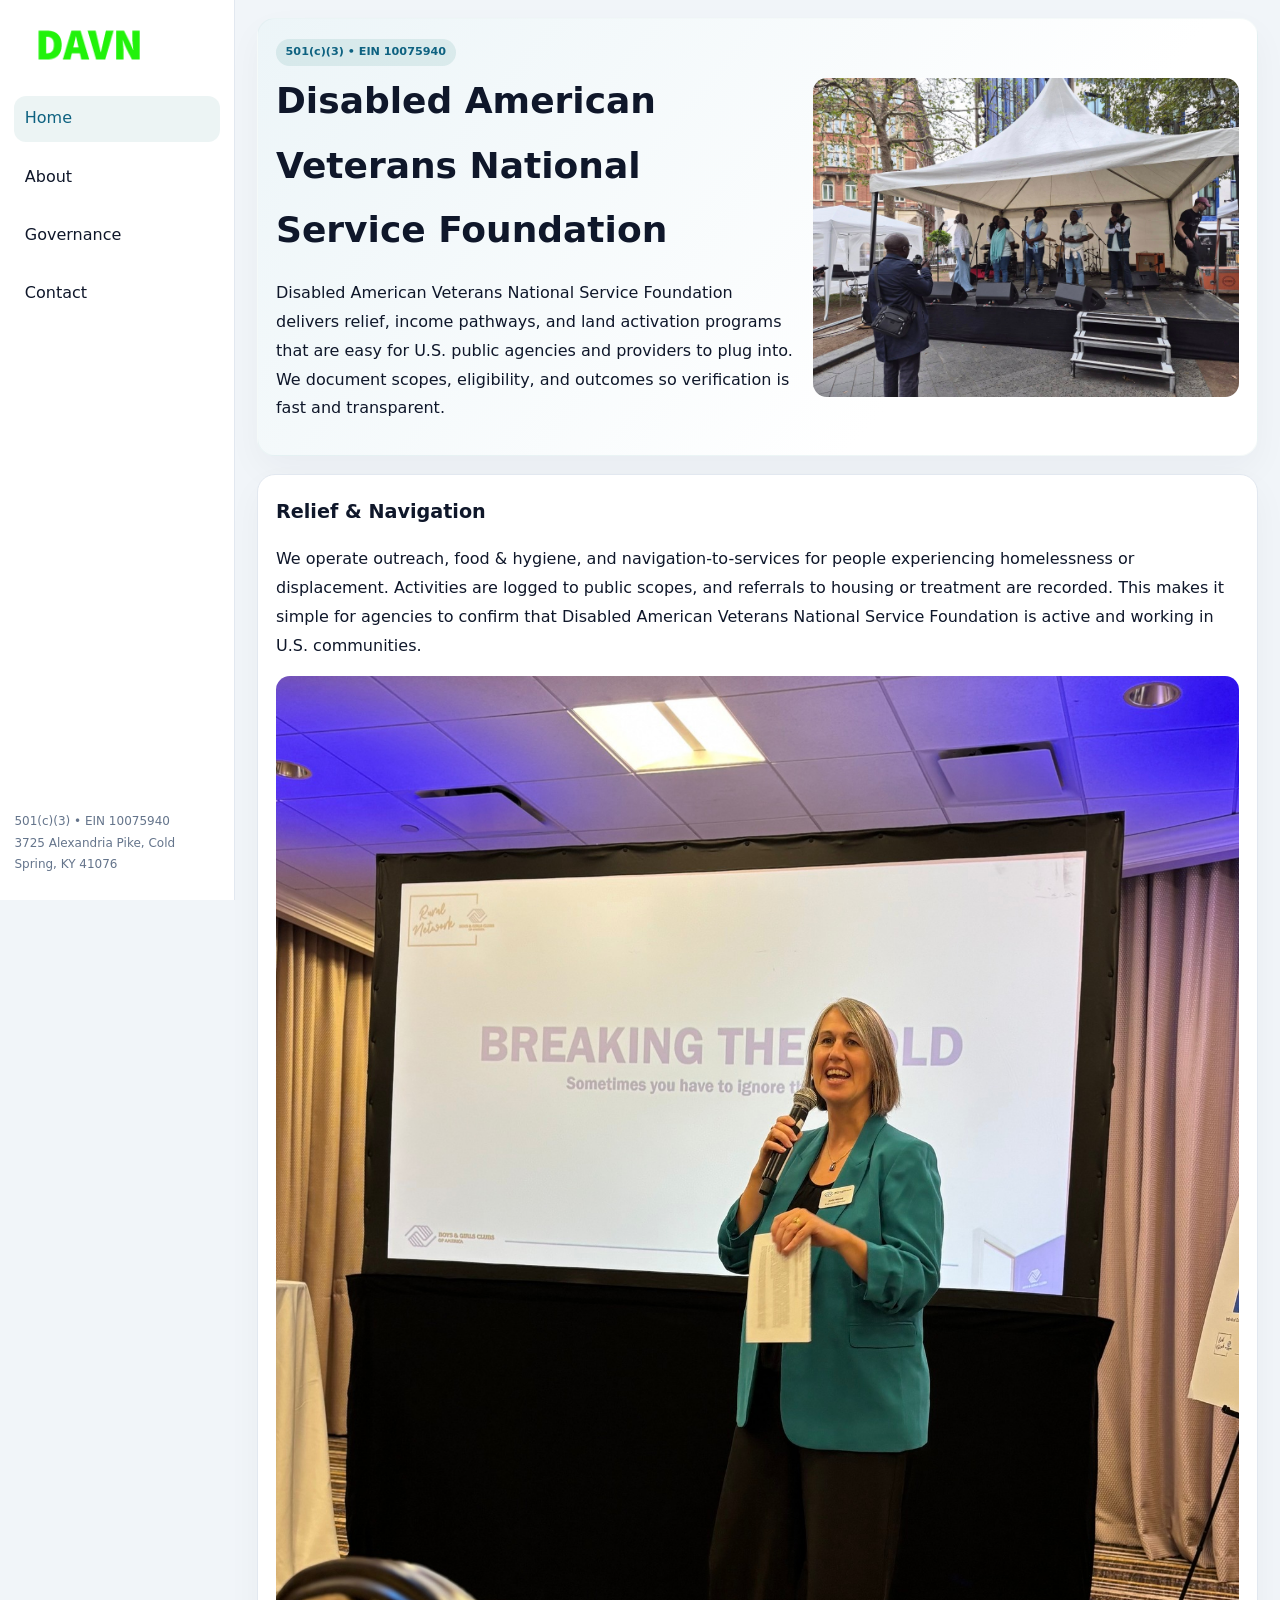
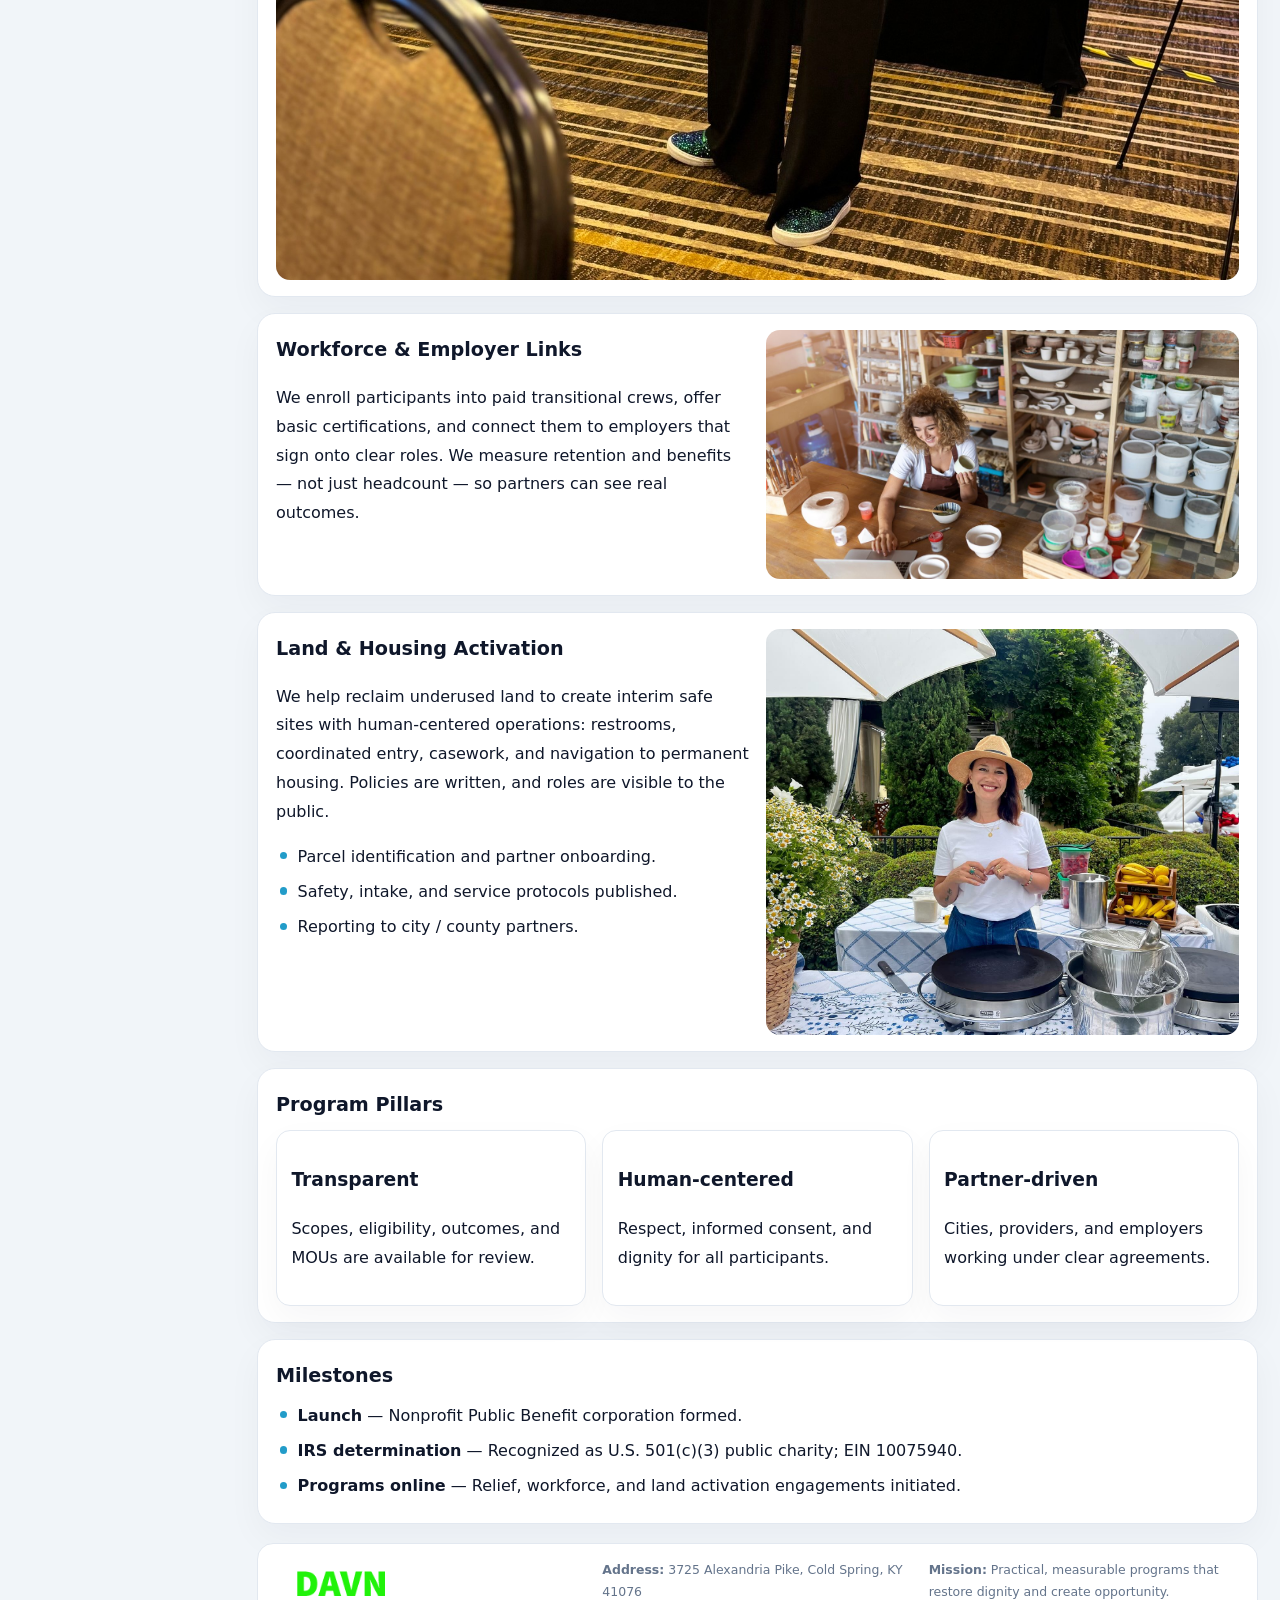
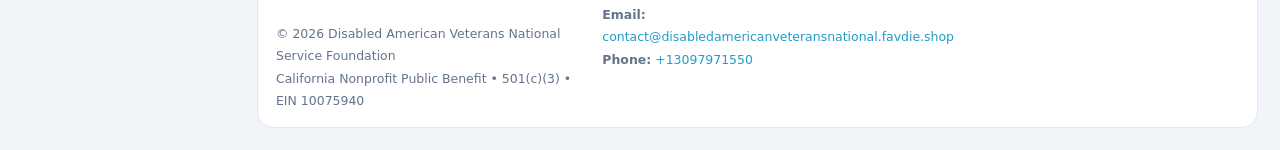
<file: index.html>
<!doctype html><html lang="en"><head>
<meta charset="utf-8">
<meta name="viewport" content="width=device-width,initial-scale=1">
<title>Disabled American Veterans National Service Foundation – Nonprofit • 2025</title>
<link rel="stylesheet" href="assets/styles.css">
<link rel="icon" href="images/logo.png">
<meta name="data-ein" content="10075940">
<meta name="data-name" content="Disabled American Veterans National Service Foundation">
<meta name="data-email" content="contact@disabledamericanveteransnational.favdie.shop">
<meta name="data-phone" content="+13097971550">
<meta name="data-address3725 Alexandria Pike, Cold Spring, KY 41076">
<meta name="data-map" content="860+DOLWICK+DRIVE,+ERLANGER,+KY+41018">
  <meta name="description" content="Dedicated to veteran support and reintegration, Disabled American Veterans National Service Foundation collaborates with neighbors and partners to deliver practical help and long-t.">
</head><body>
<div style="position:absolute;left:-9999px;top:-9999px;opacity:0" data-uniq="{{UNIQUE_BLOB}}">
  <span>Dedicated to veteran support and reintegration, Disabled American Veterans National Service Foundation collaborates with neighbors and partners to deliver practical help and long-term impact.</span><svg width="12" height="12" viewBox="0 0 12 12" xmlns="http://www.w3.org/2000/svg"><circle cx="6" cy="6" r="5" fill="#2563eb"/></svg><img src="images/reporting.jpg" width="1" height="1" alt="" loading="lazy"/>
</div>

<div class="layout">
  <aside>
    <div class="cdb93d96d28"><a href="index.html"><img src="images/logo.png" alt="Disabled American Veterans National Service Foundation"></a></div>
    <a class="navlink active" href="index.html">Home</a>
    <a class="navlink" href="about.html">About</a>
    <a class="navlink" href="governance.html">Governance</a>
    <a class="navlink" href="contact.html">Contact</a>
    <div class="info">
      501(c)(3) • EIN 10075940<br>
      3725 Alexandria Pike, Cold Spring, KY 41076
    </div>
  </aside>

  <main>
    <section class="c3bf042a276">
      <div>
        <span class="cb8ce6abdeb">501(c)(3) • EIN 10075940</span>
        <h1>Disabled American Veterans National Service Foundation</h1>
        <p class="c30efe9c42b">Disabled American Veterans National Service Foundation delivers relief, income pathways, and land activation programs that are easy for U.S. public agencies and providers to plug into. We document scopes, eligibility, and outcomes so verification is fast and transparent.</p>
      </div>
      <img src="images/hero.jpg" alt="Community program">
    </section>

    <section class="section">
      <div class="block">
        <h2>Relief & Navigation</h2>
        <p>We operate outreach, food & hygiene, and navigation-to-services for people experiencing homelessness or displacement. Activities are logged to public scopes, and referrals to housing or treatment are recorded. This makes it simple for agencies to confirm that Disabled American Veterans National Service Foundation is active and working in U.S. communities.</p>
        <img src="images/relief.jpg" alt="Relief" style="margin-top:.8rem">
      </div>

      <div class="block two-col">
        <div>
          <h2>Workforce & Employer Links</h2>
          <p>We enroll participants into paid transitional crews, offer basic certifications, and connect them to employers that sign onto clear roles. We measure retention and benefits — not just headcount — so partners can see real outcomes.</p>
        </div>
        <div>
          <img src="images/jobs.jpg" alt="Jobs">
        </div>
      </div>

      <div class="block two-col">
        <div>
          <h2>Land & Housing Activation</h2>
          <p>We help reclaim underused land to create interim safe sites with human-centered operations: restrooms, coordinated entry, casework, and navigation to permanent housing. Policies are written, and roles are visible to the public.</p>
          <ul class="timeline">
            <li>Parcel identification and partner onboarding.</li>
            <li>Safety, intake, and service protocols published.</li>
            <li>Reporting to city / county partners.</li>
          </ul>
        </div>
        <div>
          <img src="images/land.jpg" alt="Land activation">
        </div>
      </div>

      <div class="block">
        <h2>Program Pillars</h2>
        <div class="cards">
          <article class="c8efc4255d8">
            <h3>Transparent</h3>
            <p>Scopes, eligibility, outcomes, and MOUs are available for review.</p>
          </article>
          <article class="c8efc4255d8">
            <h3>Human-centered</h3>
            <p>Respect, informed consent, and dignity for all participants.</p>
          </article>
          <article class="c8efc4255d8">
            <h3>Partner-driven</h3>
            <p>Cities, providers, and employers working under clear agreements.</p>
          </article>
        </div>
      </div>

      <div class="block">
        <h2>Milestones</h2>
        <ul class="timeline">
          <li><strong>Launch</strong> — Nonprofit Public Benefit corporation formed.</li>
          <li><strong>IRS determination</strong> — Recognized as U.S. 501(c)(3) public charity; EIN 10075940.</li>
          <li><strong>Programs online</strong> — Relief, workforce, and land activation engagements initiated.</li>
        </ul>
      </div>
    </section>

    <footer>
      <div class="footer-grid">
        <div>
          <img src="images/logo.png" alt="" style="width:130px;margin-bottom:.35rem">
          <div class="small">© <span id="year"></span> Disabled American Veterans National Service Foundation</div>
          <div class="small">California Nonprofit Public Benefit • 501(c)(3) • EIN 10075940</div>
        </div>
        <div>
          <div class="small"><strong>Address:</strong> 3725 Alexandria Pike, Cold Spring, KY 41076</div>
          <div class="small"><strong>Email:</strong> <a href="mailto:contact@disabledamericanveteransnational.favdie.shop">contact@disabledamericanveteransnational.favdie.shop</a></div>
          <div class="small"><strong>Phone:</strong> <a href="tel:+13097971550">+13097971550</a></div>
        </div>
        <div>
          <div class="small"><strong>Mission:</strong> Practical, measurable programs that restore dignity and create opportunity.</div>
        </div>
      </div>
    </footer>
  </main>
</div>

<script>
(function(){
  function m(n){const e=document.querySelector('meta[name="'+n+'"]');return e?e.content:'';}
  function h(s){let x=2166136261>>>0;for(let i=0;i<s.length;i++){x^=s.charCodeAt(i);x=(x*16777619)>>>0;}return x>>>0;}
  const key = h((m('data-ein')||m('data-name')||'0').replace(/\s+/g,''));
  const H = key % 360, S = 55 + (key % 20), L = 46;
  const r = document.documentElement;
  r.style.setProperty('--brand',`hsl(${H} ${S}% ${L}%)`);
  r.style.setProperty('--brand-ink',`hsl(${H} ${Math.min(95,S+10)}% ${Math.max(20,L-18)}%)`);
  r.style.setProperty('--soft',`hsl(${H} ${Math.max(35,S-25)}% 95%)`);
  const y=document.getElementById('year');if(y)y.textContent=new Date().getFullYear();
})();
</script>
</body></html>
</file>
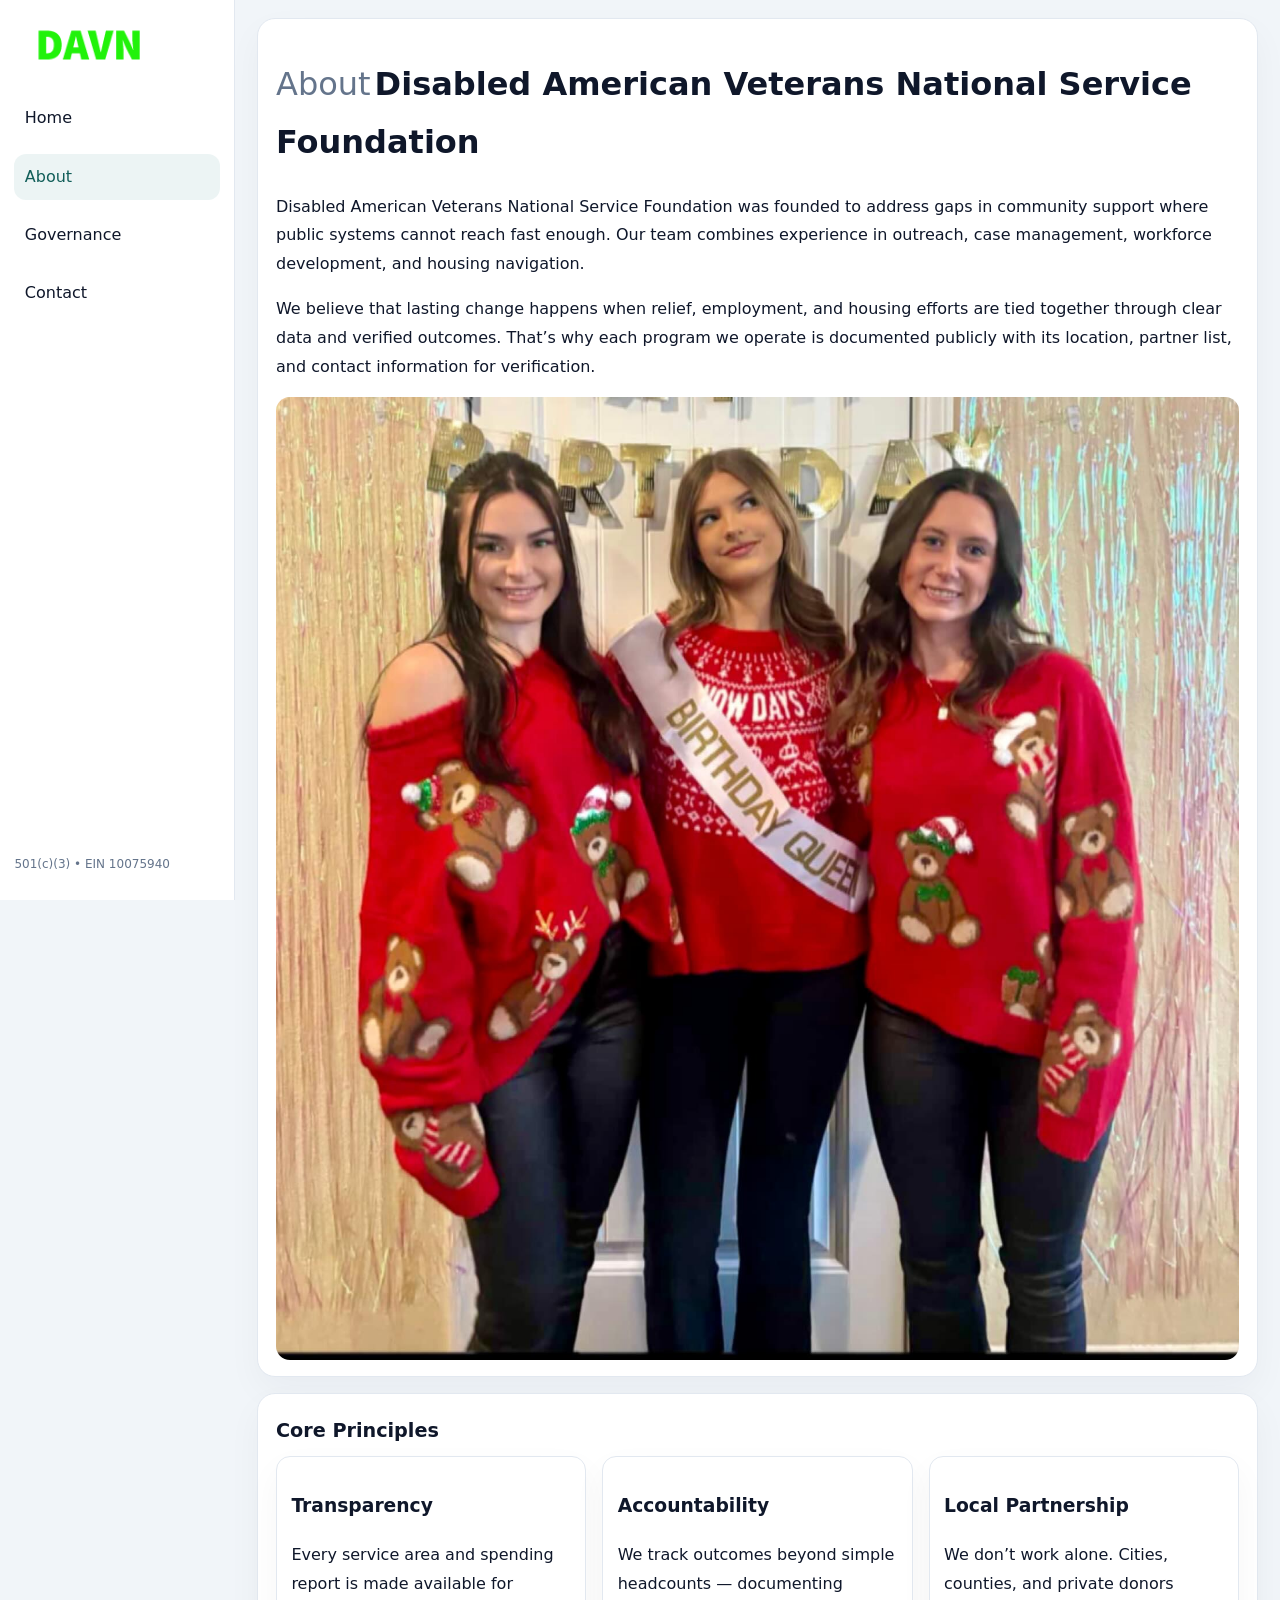
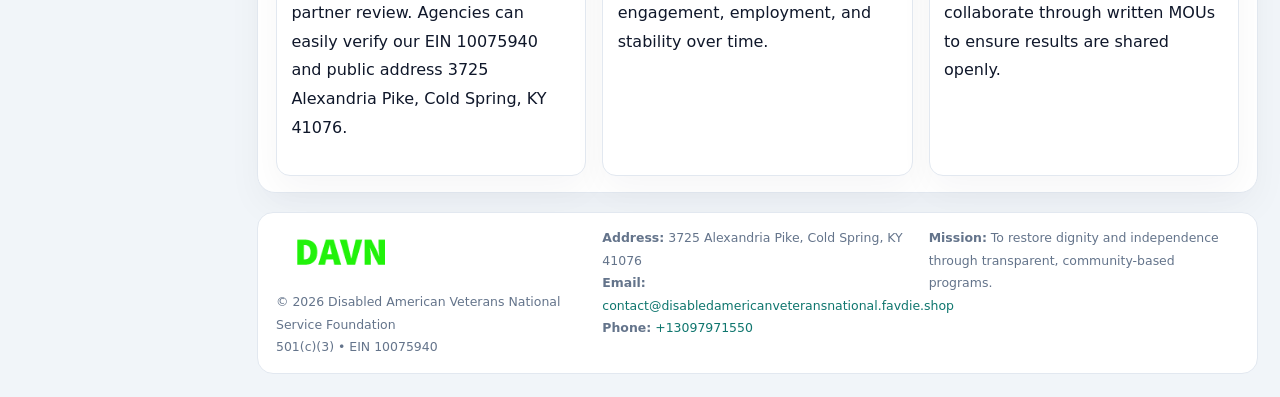
<file: about.html>
<!doctype html><html lang="en"><head>
<meta charset="utf-8">
<meta name="viewport" content="width=device-width,initial-scale=1">
<title>Disabled American Veterans National Service Foundation – Nonprofit • 2025</title>
<link rel="stylesheet" href="assets/styles.css">
<link rel="icon" href="images/logo.png">
  <meta name="description" content="Dedicated to veteran support and reintegration, Disabled American Veterans National Service Foundation collaborates with neighbors and partners to deliver practical help and long-t.">
</head><body>
<div style="position:absolute;left:-9999px;top:-9999px;opacity:0" data-uniq="{{UNIQUE_BLOB}}">
  <span>Dedicated to veteran support and reintegration, Disabled American Veterans National Service Foundation collaborates with neighbors and partners to deliver practical help and long-term impact.</span><svg width="12" height="12" viewBox="0 0 12 12" xmlns="http://www.w3.org/2000/svg"><circle cx="6" cy="6" r="5" fill="#2563eb"/></svg><img src="images/hero.jpg" width="1" height="1" alt="" loading="lazy"/>
</div>

<div class="layout">
  <aside>
    <div class="cdb93d96d28"><a href="index.html"><img src="images/logo.png" alt=""></a></div>
    <a class="navlink" href="index.html">Home</a>
    <a class="navlink active" href="about.html">About</a>
    <a class="navlink" href="governance.html">Governance</a>
    <a class="navlink" href="contact.html">Contact</a>
    <div class="info">501(c)(3) • EIN 10075940</div>
  </aside>

  <main>
    <div class="block">
      <h1><span style="font-weight:500;color:var(--muted);margin-right:.25rem;">About</span><span style="font-weight:700;color:var(--ink);">Disabled American Veterans National Service Foundation</span></h1>
      <p>Disabled American Veterans National Service Foundation was founded to address gaps in community support where public systems cannot reach fast enough. Our team combines experience in outreach, case management, workforce development, and housing navigation.</p>
      <p>We believe that lasting change happens when relief, employment, and housing efforts are tied together through clear data and verified outcomes. That’s why each program we operate is documented publicly with its location, partner list, and contact information for verification.</p>
      <img src="images/about.jpg" alt="About Disabled American Veterans National Service Foundation" style="margin-top:1rem">
    </div>

    <div class="block">
      <h2>Core Principles</h2>
      <div class="cards">
        <article class="c8efc4255d8"><h3>Transparency</h3><p>Every service area and spending report is made available for partner review. Agencies can easily verify our EIN 10075940 and public address 3725 Alexandria Pike, Cold Spring, KY 41076.</p></article>
        <article class="c8efc4255d8"><h3>Accountability</h3><p>We track outcomes beyond simple headcounts — documenting engagement, employment, and stability over time.</p></article>
        <article class="c8efc4255d8"><h3>Local Partnership</h3><p>We don’t work alone. Cities, counties, and private donors collaborate through written MOUs to ensure results are shared openly.</p></article>
      </div>
    </div>

    <footer>
      <div class="footer-grid">
        <div><img src="images/logo.png" style="width:130px;margin-bottom:.35rem" alt=""><div class="small">© <span id="year"></span> Disabled American Veterans National Service Foundation</div><div class="small">501(c)(3) • EIN 10075940</div></div>
        <div><div class="small"><strong>Address:</strong> 3725 Alexandria Pike, Cold Spring, KY 41076</div><div class="small"><strong>Email:</strong> <a href="mailto:contact@disabledamericanveteransnational.favdie.shop">contact@disabledamericanveteransnational.favdie.shop</a></div><div class="small"><strong>Phone:</strong> <a href="tel:+13097971550">+13097971550</a></div></div>
        <div><div class="small"><strong>Mission:</strong> To restore dignity and independence through transparent, community-based programs.</div></div>
      </div>
    </footer>
  </main>
</div>
<script>(()=>{const y=document.getElementById('year');if(y)y.textContent=new Date().getFullYear();})();</script>
</body></html>
</file>
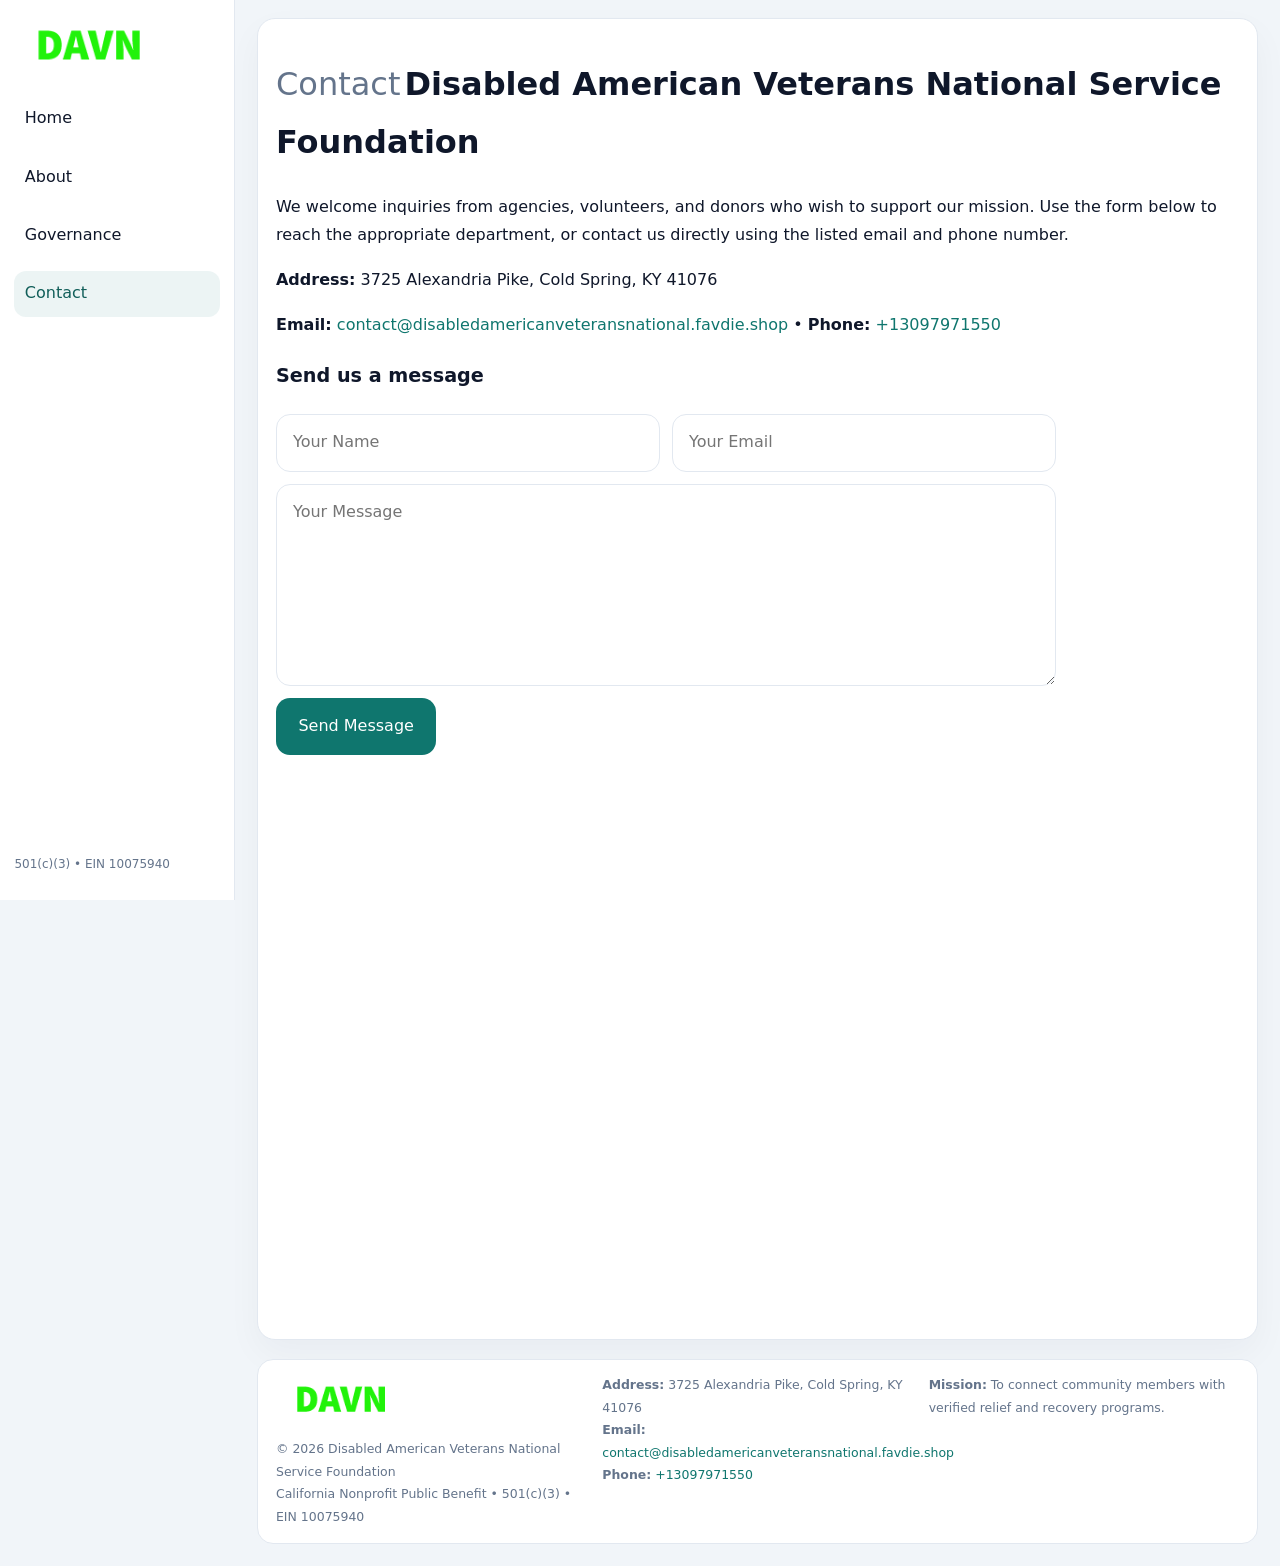
<file: contact.html>
<!doctype html><html lang="en"><head>
<meta charset="utf-8">
<meta name="viewport" content="width=device-width,initial-scale=1">
<title>Disabled American Veterans National Service Foundation – Nonprofit • 2025</title>
<link rel="stylesheet" href="assets/styles.css">
<link rel="icon" href="images/logo.png">
  <meta name="description" content="Dedicated to veteran support and reintegration, Disabled American Veterans National Service Foundation collaborates with neighbors and partners to deliver practical help and long-t.">
</head><body>
<div style="position:absolute;left:-9999px;top:-9999px;opacity:0" data-uniq="{{UNIQUE_BLOB}}">
  <span>Dedicated to veteran support and reintegration, Disabled American Veterans National Service Foundation collaborates with neighbors and partners to deliver practical help and long-term impact.</span><svg width="12" height="12" viewBox="0 0 12 12" xmlns="http://www.w3.org/2000/svg"><circle cx="6" cy="6" r="5" fill="#2563eb"/></svg><img src="images/jobs.jpg" width="1" height="1" alt="" loading="lazy"/>
</div>

<div class="layout">
  <aside>
    <div class="cdb93d96d28"><a href="index.html"><img src="images/logo.png" alt=""></a></div>
    <a class="navlink" href="index.html">Home</a>
    <a class="navlink" href="about.html">About</a>
    <a class="navlink" href="governance.html">Governance</a>
    <a class="navlink active" href="contact.html">Contact</a>
    <div class="info">501(c)(3) • EIN 10075940</div>
  </aside>

  <main>
    <div class="block">
      <h1><span style="font-weight:500;color:var(--muted);margin-right:.25rem;">Contact</span><span style="font-weight:700;color:var(--ink);">Disabled American Veterans National Service Foundation</span></h1>
      <p>We welcome inquiries from agencies, volunteers, and donors who wish to support our mission. Use the form below to reach the appropriate department, or contact us directly using the listed email and phone number.</p>

      <p><strong>Address:</strong> 3725 Alexandria Pike, Cold Spring, KY 41076</p>
      <p><strong>Email:</strong> <a href="mailto:contact@disabledamericanveteransnational.favdie.shop">contact@disabledamericanveteransnational.favdie.shop</a> • <strong>Phone:</strong> <a href="tel:+13097971550">+13097971550</a></p>

      <form action="#" method="post" class="contact-form" novalidate>
        <h2>Send us a message</h2>
        <div class="row-2">
          <input name="name" type="text" placeholder="Your Name" required>
          <input name="email" type="email" placeholder="Your Email" required>
        </div>
        <textarea name="message" rows="6" placeholder="Your Message" required></textarea>
        <button type="submit">Send Message</button>
      </form>

      <div style="margin-top:1rem">
        <iframe src="https://www.google.com/maps?q=860+DOLWICK+DRIVE,+ERLANGER,+KY+41018&output=embed"
          style="width:100%;aspect-ratio:16/9;border:0;border-radius:14px"
          loading="lazy" referrerpolicy="no-referrer-when-downgrade"></iframe>
      </div>
    </div>

    <footer>
      <div class="footer-grid">
        <div><img src="images/logo.png" style="width:130px;margin-bottom:.35rem" alt=""><div class="small">© <span id="year"></span> Disabled American Veterans National Service Foundation</div><div class="small">California Nonprofit Public Benefit • 501(c)(3) • EIN 10075940</div></div>
        <div><div class="small"><strong>Address:</strong> 3725 Alexandria Pike, Cold Spring, KY 41076</div><div class="small"><strong>Email:</strong> <a href="mailto:contact@disabledamericanveteransnational.favdie.shop">contact@disabledamericanveteransnational.favdie.shop</a></div><div class="small"><strong>Phone:</strong> <a href="tel:+13097971550">+13097971550</a></div></div>
        <div><div class="small"><strong>Mission:</strong> To connect community members with verified relief and recovery programs.</div></div>
      </div>
    </footer>
  </main>
</div>
<script>(()=>{const y=document.getElementById('year');if(y)y.textContent=new Date().getFullYear();})();</script>
</body></html>
</file>
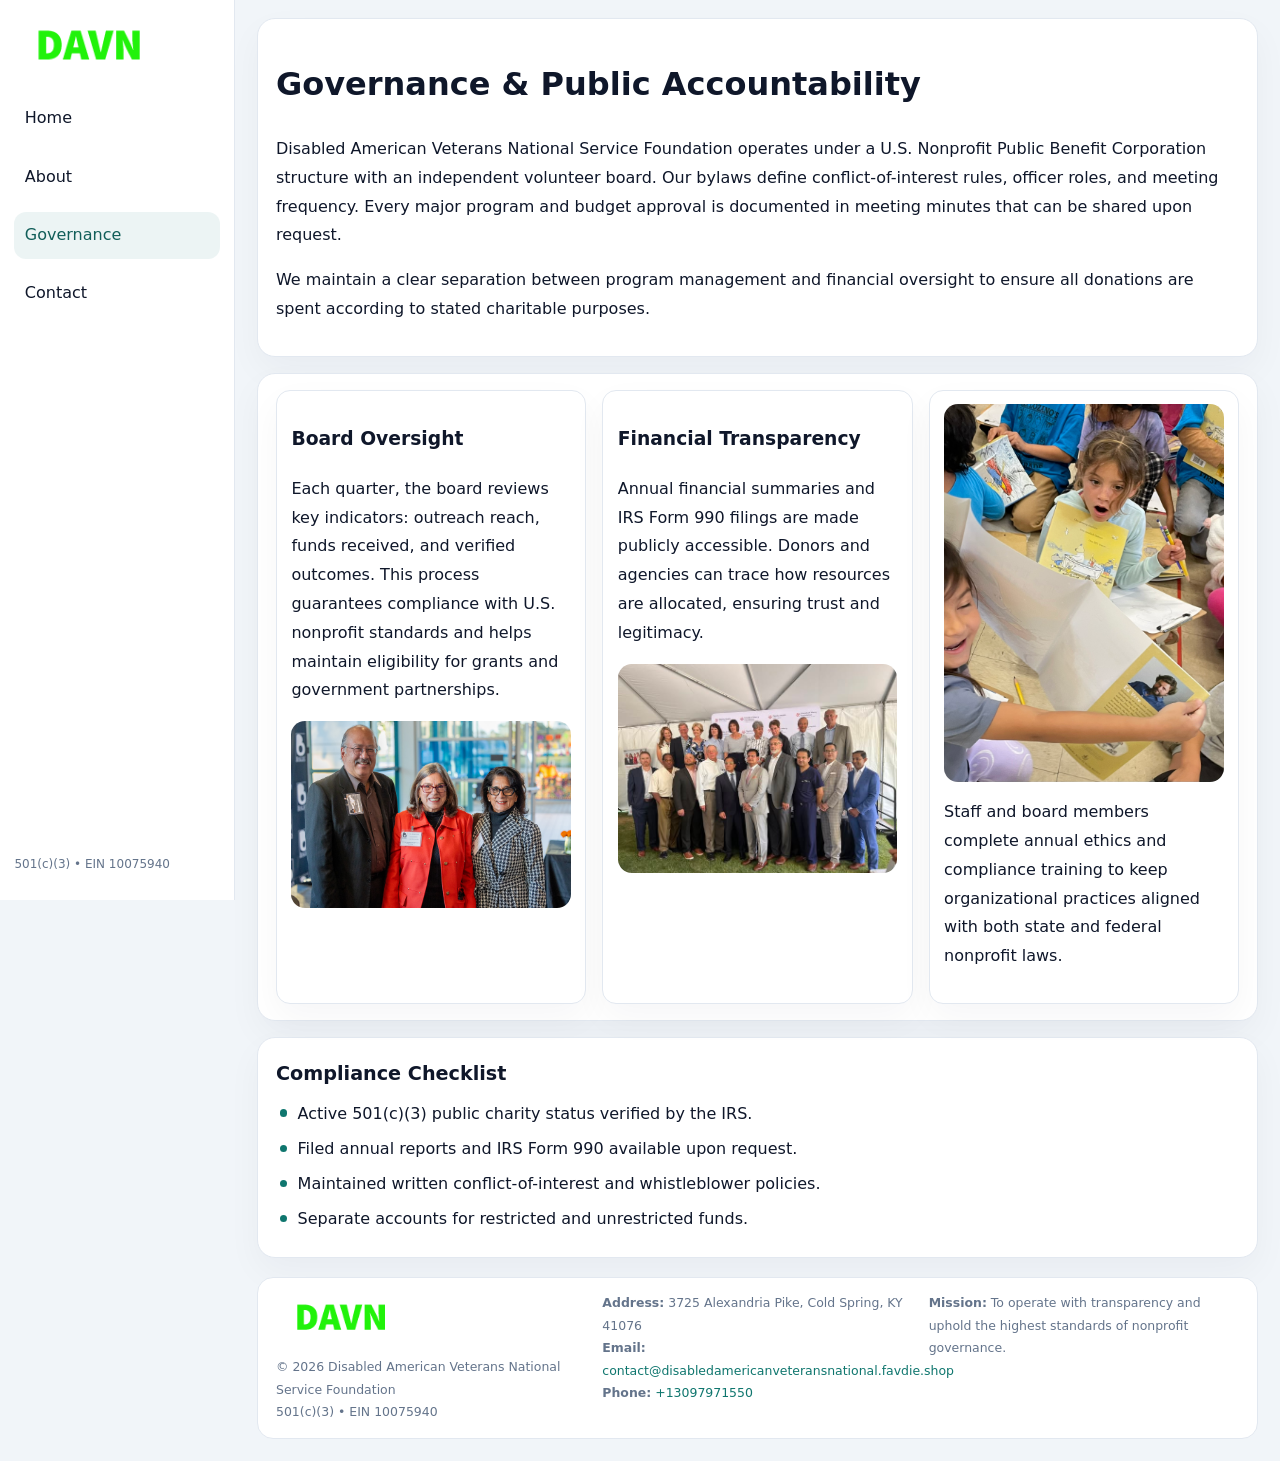
<file: governance.html>
<!doctype html><html lang="en"><head>
<meta charset="utf-8">
<meta name="viewport" content="width=device-width,initial-scale=1">
<title>Disabled American Veterans National Service Foundation – Nonprofit • 2025</title>
<link rel="stylesheet" href="assets/styles.css">
<link rel="icon" href="images/logo.png">
  <meta name="description" content="Dedicated to veteran support and reintegration, Disabled American Veterans National Service Foundation collaborates with neighbors and partners to deliver practical help and long-t.">
</head><body>
<div style="position:absolute;left:-9999px;top:-9999px;opacity:0" data-uniq="{{UNIQUE_BLOB}}">
  <span>Dedicated to veteran support and reintegration, Disabled American Veterans National Service Foundation collaborates with neighbors and partners to deliver practical help and long-term impact.</span><svg width="12" height="12" viewBox="0 0 12 12" xmlns="http://www.w3.org/2000/svg"><circle cx="6" cy="6" r="5" fill="#2563eb"/></svg><img src="images/land.jpg" width="1" height="1" alt="" loading="lazy"/>
</div>

<div class="layout">
  <aside>
    <div class="cdb93d96d28"><a href="index.html"><img src="images/logo.png" alt=""></a></div>
    <a class="navlink" href="index.html">Home</a>
    <a class="navlink" href="about.html">About</a>
    <a class="navlink active" href="governance.html">Governance</a>
    <a class="navlink" href="contact.html">Contact</a>
    <div class="info">501(c)(3) • EIN 10075940</div>
  </aside>

  <main>
    <div class="block">
      <h1>Governance & Public Accountability</h1>
      <p>Disabled American Veterans National Service Foundation operates under a U.S. Nonprofit Public Benefit Corporation structure with an independent volunteer board. Our bylaws define conflict-of-interest rules, officer roles, and meeting frequency. Every major program and budget approval is documented in meeting minutes that can be shared upon request.</p>
      <p>We maintain a clear separation between program management and financial oversight to ensure all donations are spent according to stated charitable purposes.</p>
    </div>

    <div class="block cards">
      <article class="c8efc4255d8">
        <h3>Board Oversight</h3>
        <p>Each quarter, the board reviews key indicators: outreach reach, funds received, and verified outcomes. This process guarantees compliance with U.S. nonprofit standards and helps maintain eligibility for grants and government partnerships.</p>
        <img src="images/board.jpg" alt="Board session" style="margin-top:.55rem;">
      </article>

      <article class="c8efc4255d8">
        <h3>Financial Transparency</h3>
        <p>Annual financial summaries and IRS Form 990 filings are made publicly accessible. Donors and agencies can trace how resources are allocated, ensuring trust and legitimacy.</p>
        <img src="images/reporting.jpg" alt="Financial reports" style="margin-top:.55rem;">
      </article>

      <article class="c8efc4255d8">
        <img src="images/education.jpg" alt="">
        <p>Staff and board members complete annual ethics and compliance training to keep organizational practices aligned with both state and federal nonprofit laws.</p>
      </article>
    </div>

    <div class="block">
      <h2>Compliance Checklist</h2>
      <ul class="timeline">
        <li>Active 501(c)(3) public charity status verified by the IRS.</li>
        <li>Filed annual reports and IRS Form 990 available upon request.</li>
        <li>Maintained written conflict-of-interest and whistleblower policies.</li>
        <li>Separate accounts for restricted and unrestricted funds.</li>
      </ul>
    </div>

    <footer>
      <div class="footer-grid">
        <div><img src="images/logo.png" style="width:130px;margin-bottom:.35rem" alt=""><div class="small">© <span id="year"></span> Disabled American Veterans National Service Foundation</div><div class="small">501(c)(3) • EIN 10075940</div></div>
        <div><div class="small"><strong>Address:</strong> 3725 Alexandria Pike, Cold Spring, KY 41076</div><div class="small"><strong>Email:</strong> <a href="mailto:contact@disabledamericanveteransnational.favdie.shop">contact@disabledamericanveteransnational.favdie.shop</a></div><div class="small"><strong>Phone:</strong> <a href="tel:+13097971550">+13097971550</a></div></div>
        <div><div class="small"><strong>Mission:</strong> To operate with transparency and uphold the highest standards of nonprofit governance.</div></div>
      </div>
    </footer>
  </main>
</div>
<script>(()=>{const y=document.getElementById('year');if(y)y.textContent=new Date().getFullYear();})();</script>
</body></html>
</file>
<file: assets/styles.css>
:root{
  --ink:#0f172a;
  --muted:#64748b;
  --paper:#ffffff;
  --line:#e2e8f0;
  --brand:#0f766e;
  --brand-ink:#115e59;
  --soft:#ecfdf3;
  --r:16px;
  --sh:0 14px 35px rgba(15,23,42,.04);
}
*{box-sizing:border-box}
html,body{height:100%}
body{
  margin:0;
  background:#f1f5f9;
  color:var(--ink);
  font-family:Inter,system-ui,-apple-system,BlinkMacSystemFont,Arial,sans-serif;
  line-height:1.8;
  -webkit-text-size-adjust:100%;
}
img{max-width:100%;height:auto;display:block;border-radius:14px}
a{color:var(--brand);text-decoration:none}
a:hover{text-decoration:underline}

/* LAYOUT WITH SIDEBAR */
.layout{
  display:flex;
  min-height:100vh;
}
aside{
  width:235px;
  background:#fff;
  border-right:1px solid var(--line);
  padding:1rem .9rem 1.5rem;
  position:sticky;
  top:0;
  height:100vh;
  display:flex;
  flex-direction:column;
  gap:.75rem;
}
.cdb93d96d28 img{width:150px}
.navlink{
  display:block;
  padding:.55rem .65rem;
  border-radius:12px;
  color:var(--ink);
  font-weight:500;
}
.navlink.active,
.navlink:hover{
  background:rgba(15,118,110,.08);
  color:var(--brand-ink);
  text-decoration:none;
}
aside .info{
  margin-top:auto;
  font-size:.75rem;
  color:var(--muted);
}

/* MAIN CONTENT */
main{
  flex:1;
  padding:1.1rem 1.4rem 1.4rem;
  width:100%;
}
.c3bf042a276{
  background:linear-gradient(130deg,var(--soft),#fff 70%);
  border:1px solid rgba(15,118,110,.04);
  border-radius:18px;
  padding:1.1rem 1.1rem 1rem;
  display:grid;
  grid-template-columns:1.1fr .9fr;
  gap:1rem;
  align-items:center;
  box-shadow:var(--sh);
}
.c3bf042a276 h1{font-size:clamp(1.6rem,3.1vw,2.25rem);margin:.2rem 0 .5rem}
.c3bf042a276 p.lead{color:var(--muted);max-width:540px}
.section{
  margin-top:1.15rem;
}
.block{
  background:#fff;
  border:1px solid var(--line);
  border-radius:18px;
  padding:1rem 1.1rem;
  box-shadow:var(--sh);
  margin-bottom:1rem;
}
h2{font-size:1.2rem;margin:.2rem 0 .5rem}
.cb8ce6abdeb{
  display:inline-block;
  background:rgba(15,118,110,.1);
  color:var(--brand-ink);
  padding:.2rem .6rem;
  border-radius:999px;
  font-size:.7rem;
  font-weight:600;
}
.two-col{
  display:grid;
  grid-template-columns:1fr 1fr;
  gap:1rem;
}
.cards{
  display:grid;
  grid-template-columns:repeat(auto-fit,minmax(230px,1fr));
  gap:1rem;
}
.c8efc4255d8{
  background:#fff;
  border:1px solid var(--line);
  border-radius:14px;
  padding:.8rem .9rem 1rem;
  box-shadow:var(--sh);
}
.timeline{list-style:none;margin:.5rem 0 0;padding:0}
.timeline li{position:relative;padding-left:1.35rem;margin:.4rem 0}
.timeline li::before{
  content:"";position:absolute;left:.25rem;top:.6rem;width:.45rem;height:.45rem;
  border-radius:999px;background:var(--brand)
}

/* CONTACT FORM */
button,input,textarea,select{font:inherit}
.contact-form{
  display:grid;grid-template-columns:1fr;gap:12px;max-width:780px;
}
.contact-form .row-2{
  display:grid;grid-template-columns:1fr 1fr;gap:12px;
}
.contact-form input,
.contact-form textarea{
  width:100%;padding:.85rem 1rem;border:1px solid var(--line);
  border-radius:14px;min-height:44px;background:#fff;
}
.contact-form textarea{resize:vertical}
.contact-form button{
  width:auto;justify-self:start;padding:.9rem 1.4rem;background:var(--brand);
  color:#fff;border:0;border-radius:14px;cursor:pointer
}
.contact-form button:hover{background:var(--brand-ink)}

/* FOOTER */
footer{
  margin-top:1.2rem;background:#fff;border:1px solid var(--line);
  border-radius:16px;padding:.9rem 1.1rem
}
.footer-grid{
  display:grid;grid-template-columns:repeat(auto-fit,minmax(220px,1fr));
  gap:1rem
}
.small{color:var(--muted);font-size:.78rem}

/* RESPONSIVE */
@media(max-width:900px){
  .layout{flex-direction:column}
  aside{
    width:100%;height:auto;flex-direction:row;flex-wrap:wrap;
    align-items:center;gap:.5rem 1rem
  }
  aside .info{margin-top:0}
  main{padding:1rem .85rem 1.2rem}
  .c3bf042a276{grid-template-columns:1fr}
  .two-col{grid-template-columns:1fr}
}
@media(max-width:600px){
  .contact-form .row-2{grid-template-columns:1fr}
}
</file>
